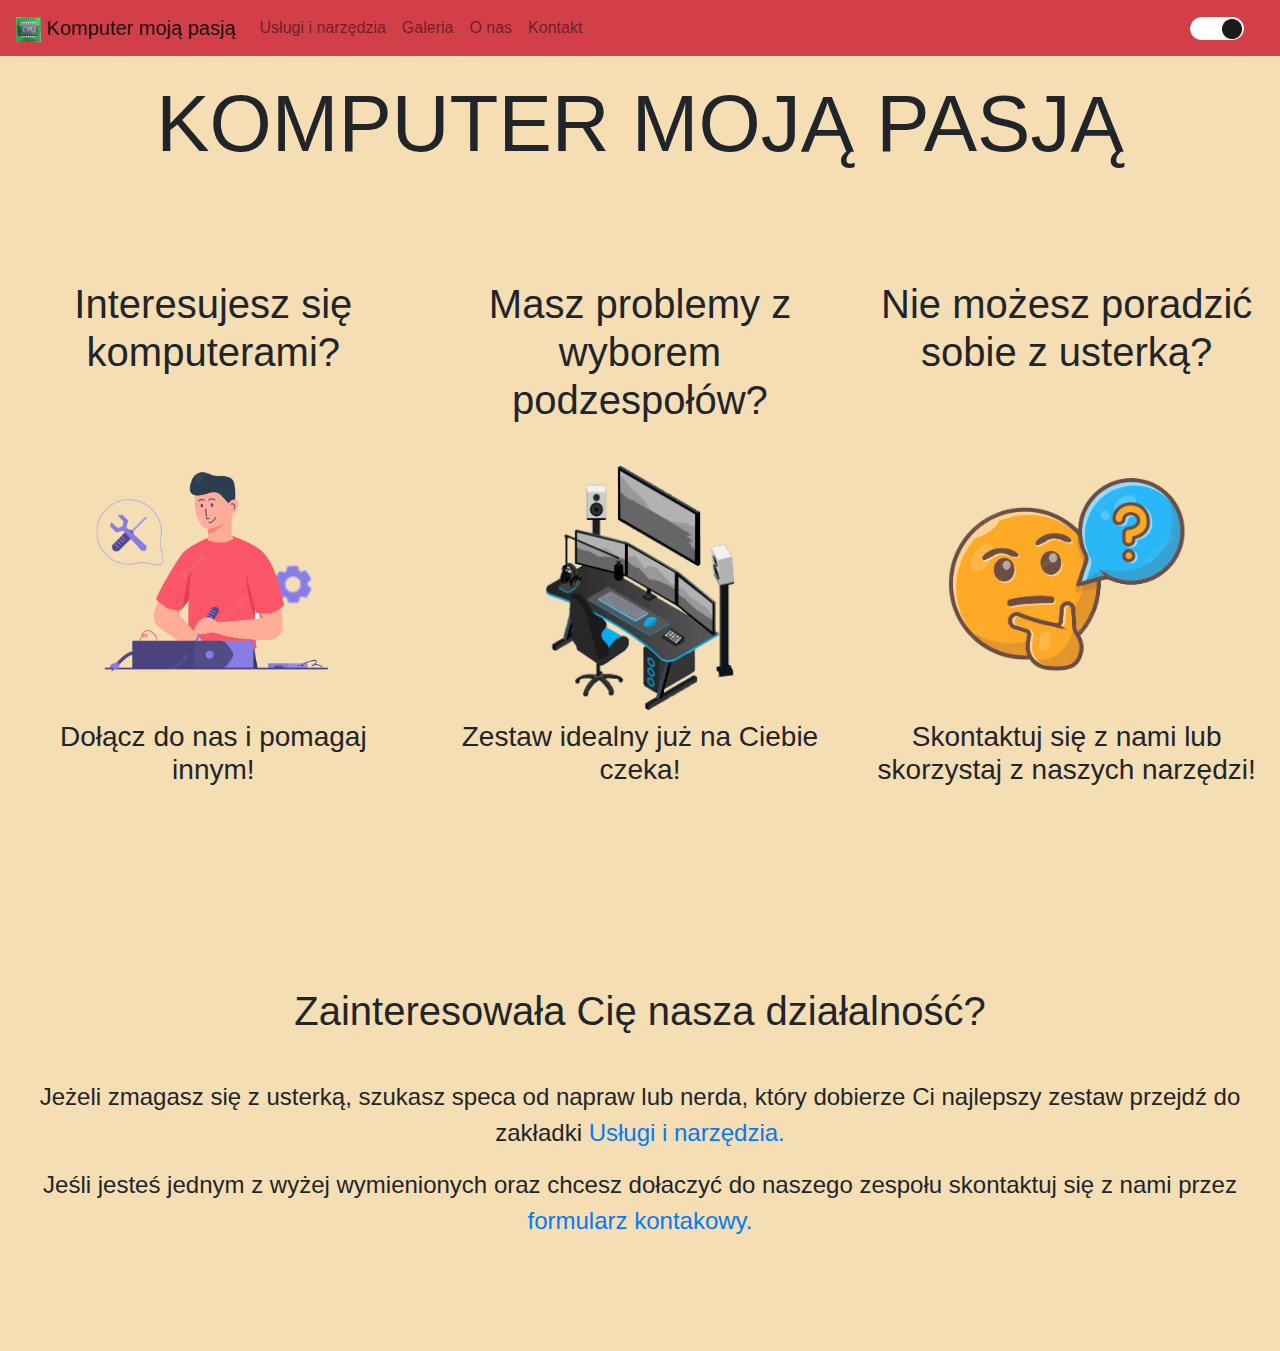
<file: index.html>
<!DOCTYPE html>
<html lang="en">
<head>
  <title>KR_163293_1_0</title>
  <meta charset="utf-8">
  <meta name="viewport" content="width=device-width, initial-scale=1">
  <script src="https://ajax.googleapis.com/ajax/libs/jquery/3.5.1/jquery.min.js"></script>
  <script src="js/script.js"></script>
  <link rel="stylesheet" href="https://cdn.jsdelivr.net/npm/bootstrap@4.6.1/dist/css/bootstrap.min.css">
  <link rel="stylesheet" href="css/styles.css">
</head>
<body style="background-color: wheat">

<nav class="navbar fixed-top navbar-expand navbar-light" id="navbar" style="background-color: #D33F49">
    <a class="navbar-brand" href="#">
        <img src="img/logo.png" width="25" height="25" alt="">
        Komputer moją pasją
    </a>
    <button class="navbar-toggler" type="button" data-toggle="collapse" data-bs-target="#navbarSupportedContent" aria-controls="navbarSupportedContent" aria-expanded="false" aria-label="Toggle navigation">
        <span class="navbar-toggler-icon"></span>
    </button>
    
    <div class="collapse navbar-collapse" id="navbarSupportedContent">
        <ul class="navbar-nav mr-auto">
        <li class="nav-item">
            <a class="nav-link" href="uslugi.html">Usługi i narzędzia</a>
        </li>
        <li class="nav-item">
            <a class="nav-link" href="#">Galeria</a>
        </li>
        <li class="nav-item">
            <a class="nav-link" href="about.html">O nas</a>
        </li>
        <li class="nav-item">
            <a class="nav-link" href="kontakt.html">Kontakt</a>
        </li>
        </ul>
        <div id="toogler_back">
            <img src="img/toogler_back.png" style="width:54px">
        </div>
        <div id="toogleMode" onclick="modeToogler()" class="toogler-ball">
            <img src="img/toogler_ball.png" style="width:20px">
        </div>
    </div>
</nav>


<div class="d-flex justify-content-center" style="font-size:500%; margin-top: 5%; text-align: center;">
    KOMPUTER MOJĄ PASJĄ
</div>

<div id="blok1" class="container-fluid" style="background-color: #f5deb3; padding: 0px; margin-top: 5%;">

  
<div class="container-fluid">

    <div class="row" style="padding-top: 32px;">
    <div class="col-sm-4">
        <div class="d-flex justify-content-center" style="text-align: center">
            <h1>Interesujesz się komputerami?</h1>
        </div>
    </div>
    <div class="col-sm-4">
        <div class="d-flex justify-content-center" style="text-align: center">
            <h1 style="text-align: center;">Masz problemy z wyborem podzespołów?</h1>
        </div>
    </div>
    <div class="col-sm-4">
        <div class="d-flex justify-content-center" style="text-align: center">
            <h1 style="text-align: center;">Nie możesz poradzić sobie z usterką?</h1>
        </div>
    </div>
    </div>

    <div class="row" style="padding-top: 32px;">
    <div class="col-sm-4">
        <div class="d-flex justify-content-center">
        <img src="img/pc_fix.png" class="zoomer" style="width: 60%; position: relative;">
        </div>
    </div>
    <div class="col-sm-4">
        <div class="d-flex justify-content-center">
        <img src="img/pc.png" class="zoomer" style="width: 50%;">
        </div>
    </div>
    <div class="col-sm-4">
        <div class="d-flex justify-content-center">
        <img src="img/think.png" class="zoomer" style="width: 60%;">
        </div>
        <script>
            $("toogleMode").on("click", function(){
            $(this).animate({
                width: "500px",
                opacity: 0.4,
                fontSize: "3em",
                borderwidth: "10px"
            }, 1500);
            });
        
        </script>
    </div>
    <div class="col-sm-4">
        <div class="d-flex justify-content-center" style="margin-top:2%; text-align: center">
            <h3>Dołącz do nas i pomagaj innym!</h3>
        </div>
    </div>
    <div class="col-sm-4">
        <div class="d-flex justify-content-center" style="margin-top:2%; text-align: center">
            <h3>Zestaw idealny już na Ciebie czeka!</h3>
        </div>
    </div>
    <div class="col-sm-4">
        <div class="d-flex justify-content-center" style="margin-top:2%; text-align: center">
            <h3>Skontaktuj się z nami lub skorzystaj z naszych narzędzi!</h3>
        </div>
    </div>
    </div>

    </div>

<div id="blok2" class="jumbotron text-center" style="background-color: wheat; margin-top: 10%; font-size: x-large;">
    <h1>Zainteresowała Cię nasza działalność?</h1><br>
    <p>Jeżeli zmagasz się z usterką, szukasz speca od napraw lub nerda, 
        który dobierze Ci najlepszy zestaw przejdź do zakładki <a href="uslugi.html">Usługi i narzędzia.</a></p> 
    <p>Jeśli jesteś jednym z wyżej wymienionych oraz chcesz dołaczyć do naszego zespołu skontaktuj się z nami 
        przez <a href="kontakt.html">formularz kontakowy.</a></p>
</div>


</div>

</body>
</html>
</file>
<file: css/styles.css>
.soft-item{
  font-size: xx-large;
  margin-bottom: 0px;
}

.description {
    color: black;
  }
  
.description em {
    color: tomato;
    font-style: normal;
  }

.toogler-ball{
    position: relative;
    right: 22px;
}

.zoomer.active-zoom{
  width: 500;
}
</file>
